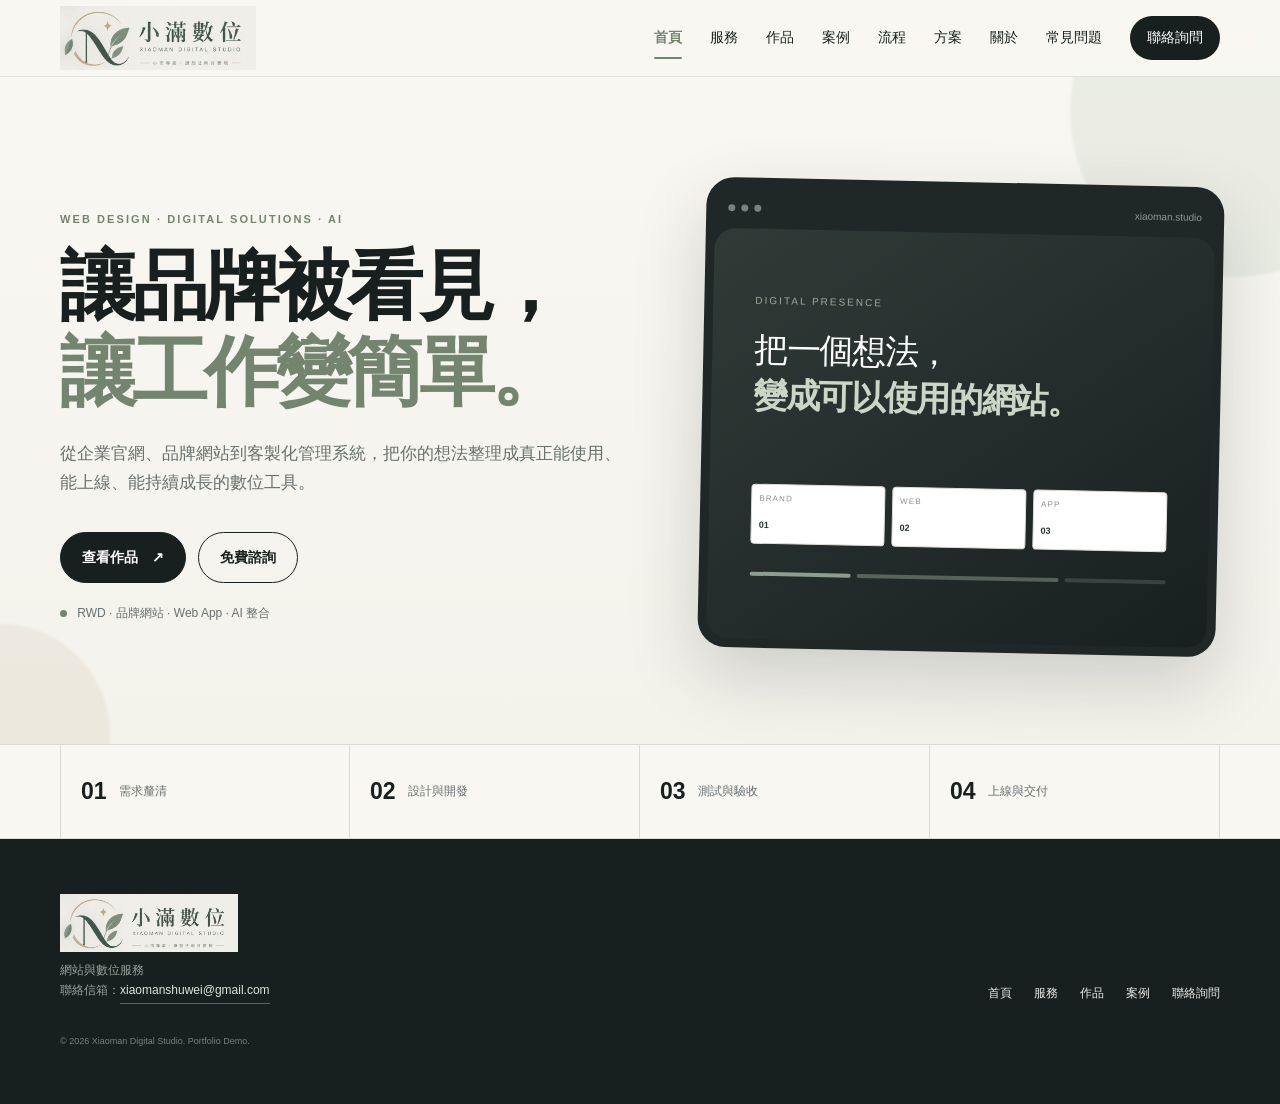
<file: index.html>
<!DOCTYPE html>
<html lang="zh-Hant">
<head>
  <meta name="robots" content="noindex">
<meta charset="utf-8"/>
<meta content="width=device-width, initial-scale=1.0" name="viewport"/>
<meta content="小滿數位｜網站與數位服務，提供企業官網、品牌網站、電商與客製管理系統。" name="description"/>
<title>首頁｜小滿數位</title>
<link href="assets/style.css" rel="stylesheet"/>
<link rel="icon" href="assets/xiaoman-mark.png"></head>
<body id="top" class="page-home">
<div class="intro-splash" aria-label="小滿數位，讓想法剛好實現" role="presentation">
  <div class="intro-splash-inner">
    <img src="assets/xiaoman-logo.png" alt="" class="intro-splash-logo"/>
    <span class="intro-splash-line"></span>
    <p>讓想法剛好實現</p>
  </div>
</div>
<header class="site-header">
<div class="container nav">
<a class="brand" href="index.html"><img alt="小滿數位 XIAOMAN DIGITAL STUDIO" class="brand-logo" src="assets/xiaoman-logo.png"/></a>
<button aria-label="開啟選單" class="menu-toggle">☰</button>
<nav class="nav-links"><a aria-current="page" class="active" href="index.html">首頁</a><a href="services.html">服務</a><a href="works.html">作品</a><a href="cases.html">案例</a><a href="process.html">流程</a><a href="pricing.html">方案</a><a href="about.html">關於</a><a href="faq.html">常見問題</a><a class="nav-cta" href="contact.html">聯絡詢問</a></nav>
</div>
</header>
<main class="page-main">
<section class="hero">
<div class="hero-glow glow-a"></div><div class="hero-glow glow-b"></div>
<div class="container hero-grid">
<div class="hero-copy">
<p class="eyebrow">WEB DESIGN · DIGITAL SOLUTIONS · AI</p>
<h1>讓品牌被看見，<br/><em>讓工作變簡單。</em></h1>
<p class="hero-text">從企業官網、品牌網站到客製化管理系統，把你的想法整理成真正能使用、能上線、能持續成長的數位工具。</p>
<div class="hero-actions">
<a class="btn btn-dark" href="works.html">查看作品 <span>↗</span></a>
<a class="btn btn-light" href="contact.html">免費諮詢</a>
</div>
<div class="hero-note"><span class="dot"></span> RWD · 品牌網站 · Web App · AI 整合</div>
</div>
<div class="hero-card">
<div class="window-bar"><span></span><span></span><span></span><b>xiaoman.studio</b></div>
<div class="dashboard">
<div class="dash-kicker">DIGITAL PRESENCE</div>
<div class="dash-title">把一個想法，<br/><strong>變成可以使用的網站。</strong></div>
<div class="mini-grid">
<div><small>BRAND</small><strong>01</strong></div>
<div><small>WEB</small><strong>02</strong></div>
<div><small>APP</small><strong>03</strong></div>
</div>
<div class="dash-line"><span></span><span></span><span></span></div>
</div>
</div>
</div>
</section>
<section class="stats">
<div class="container stat-grid">
<div><strong>01</strong><span>需求釐清</span></div>
<div><strong>02</strong><span>設計與開發</span></div>
<div><strong>03</strong><span>測試與驗收</span></div>
<div><strong>04</strong><span>上線與交付</span></div>
</div>
</section>
</main>
<footer>
<div class="container footer-inner"><div><a class="brand footer-brand" href="index.html"><img alt="小滿數位 XIAOMAN DIGITAL STUDIO" class="brand-logo" src="assets/xiaoman-logo.png"/></a><p>網站與數位服務</p><p class="footer-contact-wrap">聯絡信箱：<a class="footer-contact" href="mailto:xiaomanshuwei@gmail.com">xiaomanshuwei@gmail.com</a></p></div><div class="footer-links"><a href="index.html">首頁</a><a href="services.html">服務</a><a href="works.html">作品</a><a href="cases.html">案例</a><a href="contact.html">聯絡詢問</a></div><small>© 2026 Xiaoman Digital Studio. Portfolio Demo.</small></div>
</footer>
<script src="assets/app.js"></script>
</body>
</html>
</file>
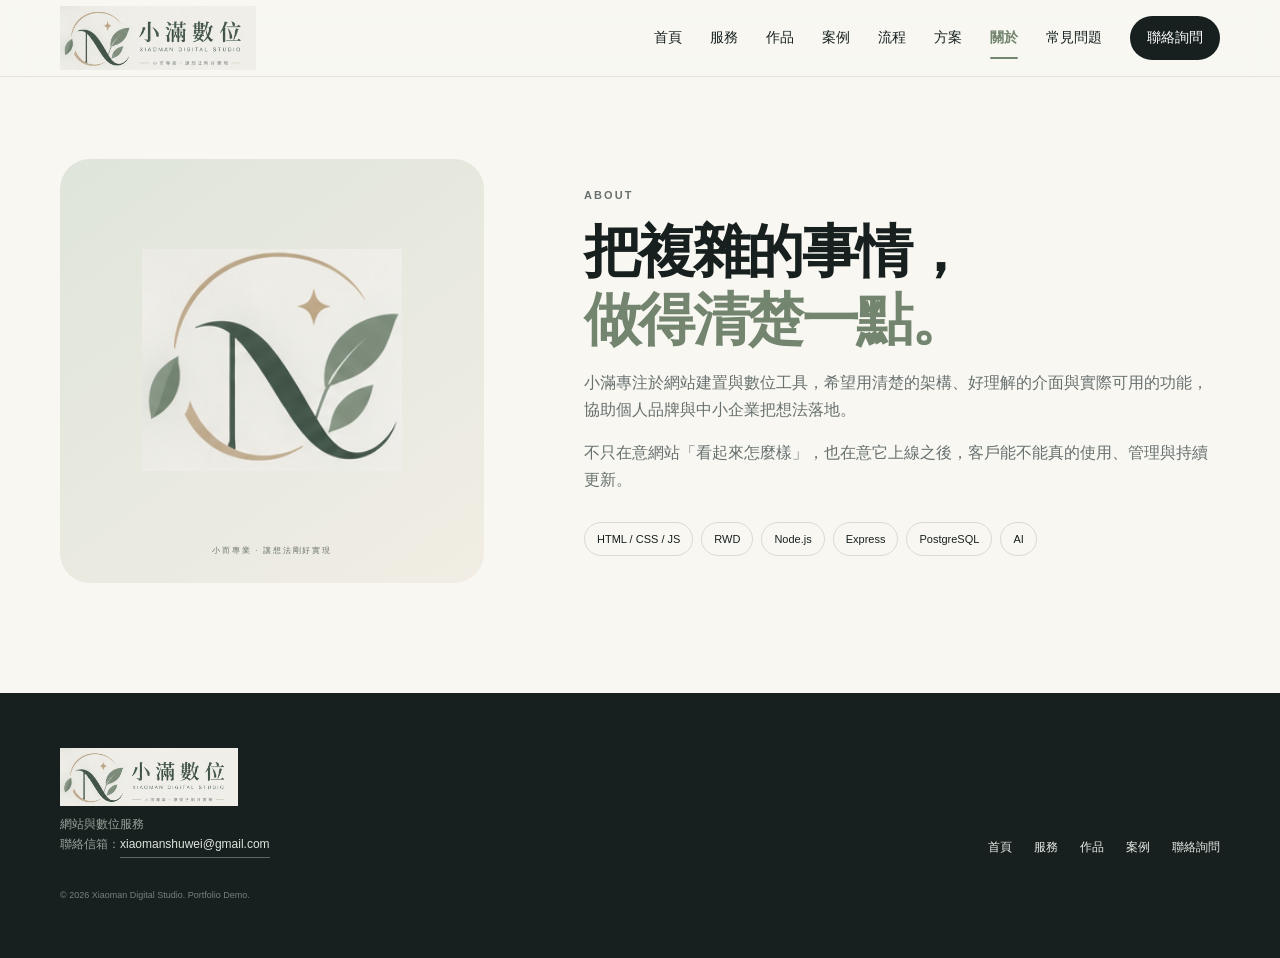
<file: about.html>
<!DOCTYPE html>
<html lang="zh-Hant">
<head>
  <meta name="robots" content="noindex">
<meta charset="utf-8"/>
<meta content="width=device-width, initial-scale=1.0" name="viewport"/>
<meta content="小滿數位｜網站與數位服務，提供企業官網、品牌網站、電商與客製管理系統。" name="description"/>
<title>關於小滿｜小滿數位</title>
<link href="assets/style.css" rel="stylesheet"/>
<link rel="icon" href="assets/xiaoman-mark.png"></head>
<body id="top" class="page-about">
<header class="site-header">
<div class="container nav">
<a class="brand" href="index.html"><img alt="小滿數位 XIAOMAN DIGITAL STUDIO" class="brand-logo" src="assets/xiaoman-logo.png"/></a>
<button aria-label="開啟選單" class="menu-toggle">☰</button>
<nav class="nav-links"><a href="index.html">首頁</a><a href="services.html">服務</a><a href="works.html">作品</a><a href="cases.html">案例</a><a href="process.html">流程</a><a href="pricing.html">方案</a><a aria-current="page" class="active" href="about.html">關於</a><a href="faq.html">常見問題</a><a class="nav-cta" href="contact.html">聯絡詢問</a></nav>
</div>
</header>
<main class="page-main">
<section class="section about" id="about">
<div class="container about-grid">
<div class="about-art"><img alt="小滿數位品牌標誌" src="assets/xiaoman-mark.png"/><small>小而專業 · 讓想法剛好實現</small></div>
<div><p class="eyebrow">ABOUT</p><h2>把複雜的事情，<br/><em>做得清楚一點。</em></h2>
<p>小滿專注於網站建置與數位工具，希望用清楚的架構、好理解的介面與實際可用的功能，協助個人品牌與中小企業把想法落地。</p>
<p>不只在意網站「看起來怎麼樣」，也在意它上線之後，客戶能不能真的使用、管理與持續更新。</p>
<div class="skill-tags"><span>HTML / CSS / JS</span><span>RWD</span><span>Node.js</span><span>Express</span><span>PostgreSQL</span><span>AI</span></div>
</div>
</div>
</section>
</main>
<footer>
<div class="container footer-inner"><div><a class="brand footer-brand" href="index.html"><img alt="小滿數位 XIAOMAN DIGITAL STUDIO" class="brand-logo" src="assets/xiaoman-logo.png"/></a><p>網站與數位服務</p><p class="footer-contact-wrap">聯絡信箱：<a class="footer-contact" href="mailto:xiaomanshuwei@gmail.com">xiaomanshuwei@gmail.com</a></p></div><div class="footer-links"><a href="index.html">首頁</a><a href="services.html">服務</a><a href="works.html">作品</a><a href="cases.html">案例</a><a href="contact.html">聯絡詢問</a></div><small>© 2026 Xiaoman Digital Studio. Portfolio Demo.</small></div>
</footer>
<script src="assets/app.js"></script>
</body>
</html>
</file>
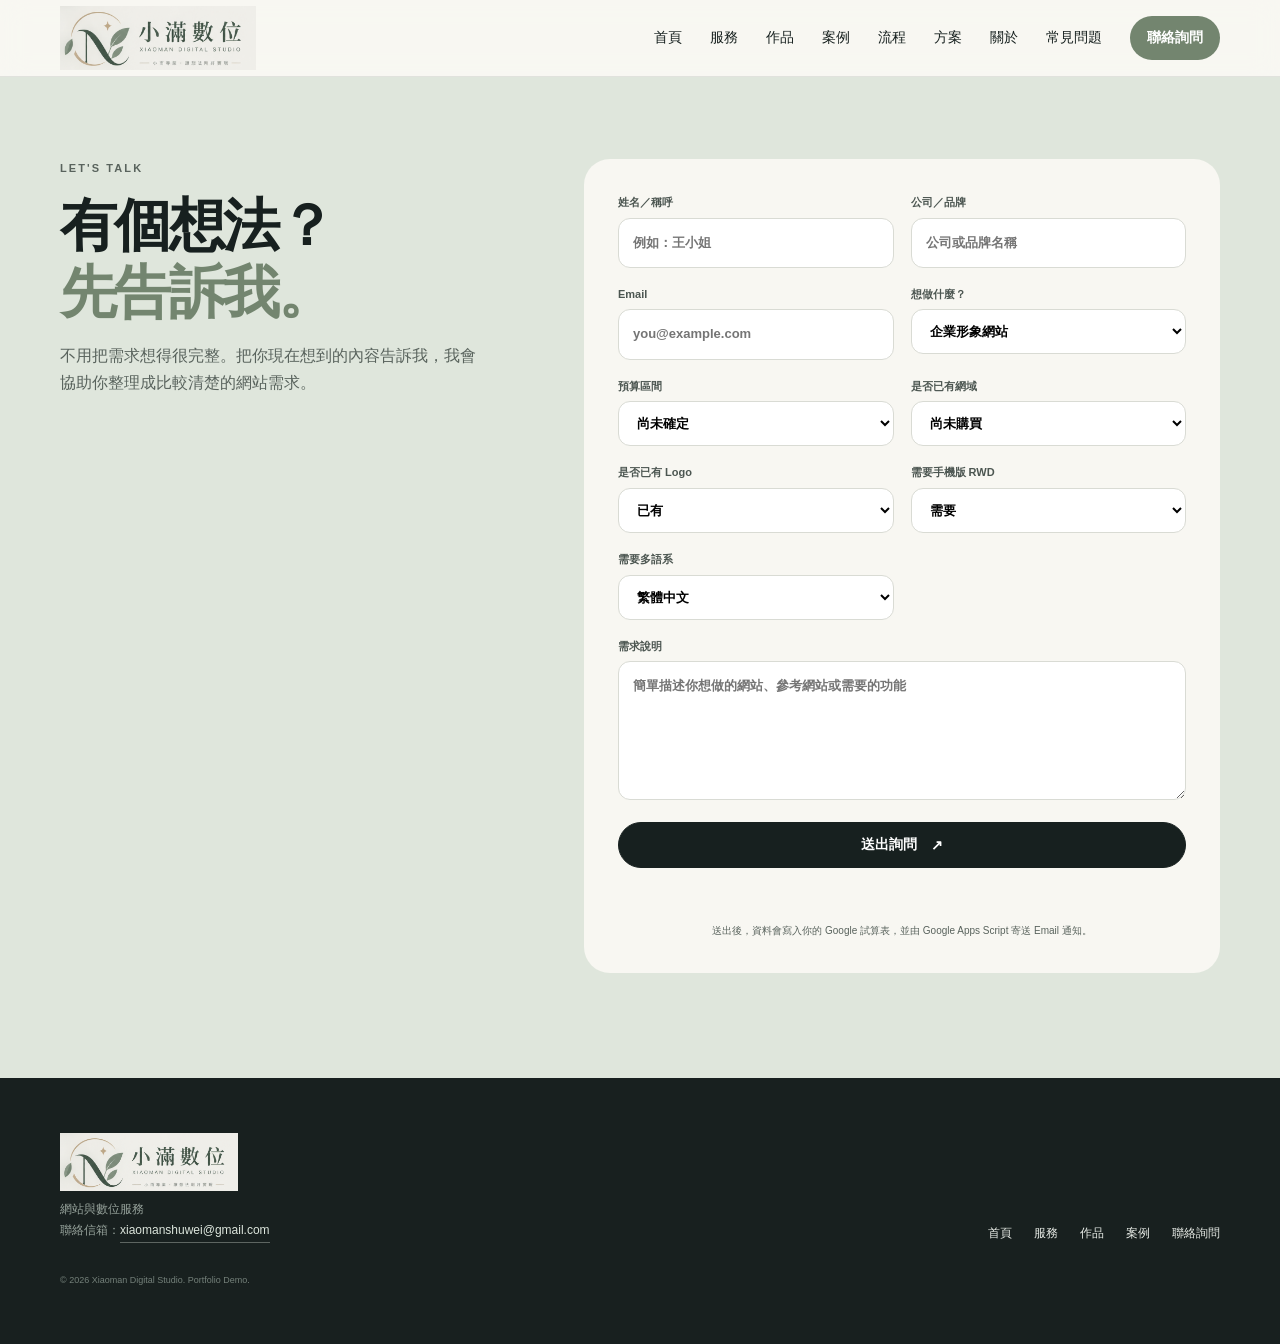
<file: contact.html>
<!DOCTYPE html>
<html lang="zh-Hant">
<head>
  <meta name="robots" content="noindex">
<meta charset="utf-8"/>
<meta content="width=device-width, initial-scale=1.0" name="viewport"/>
<meta content="小滿數位｜網站與數位服務，提供企業官網、品牌網站、電商與客製管理系統。" name="description"/>
<title>聯絡詢問｜小滿數位</title>
<link href="assets/style.css" rel="stylesheet"/>
<link rel="icon" href="assets/xiaoman-mark.png"></head>
<body id="top" class="page-contact">
<header class="site-header">
<div class="container nav">
<a class="brand" href="index.html"><img alt="小滿數位 XIAOMAN DIGITAL STUDIO" class="brand-logo" src="assets/xiaoman-logo.png"/></a>
<button aria-label="開啟選單" class="menu-toggle">☰</button>
<nav class="nav-links"><a href="index.html">首頁</a><a href="services.html">服務</a><a href="works.html">作品</a><a href="cases.html">案例</a><a href="process.html">流程</a><a href="pricing.html">方案</a><a href="about.html">關於</a><a href="faq.html">常見問題</a><a aria-current="page" class="active nav-cta" href="contact.html">聯絡詢問</a></nav>
</div>
</header>
<main class="page-main">
<section class="contact-section" id="contact">
<div class="container contact-grid">
<div><p class="eyebrow">LET'S TALK</p><h2>有個想法？<br/><em>先告訴我。</em></h2><p>不用把需求想得很完整。把你現在想到的內容告訴我，我會協助你整理成比較清楚的網站需求。</p></div>
<form class="contact-form" id="contactForm">
<label>姓名／稱呼<input name="name" placeholder="例如：王小姐" required=""/></label>
<label>公司／品牌<input name="company" placeholder="公司或品牌名稱"/></label>
<label>Email<input name="email" placeholder="you@example.com" required="" type="email"/></label>
<label>想做什麼？<select name="type"><option>企業形象網站</option><option>一頁式網站</option><option>品牌／商品網站</option><option>電商網站</option><option>客製管理系統</option><option>AI 功能整合</option><option>其他</option></select></label>
<label>預算區間<select name="budget"><option>尚未確定</option><option>NT$8,000～15,000</option><option>NT$15,000～30,000</option><option>NT$30,000～50,000</option><option>NT$50,000 以上</option></select></label>
<label>是否已有網域<select name="domain"><option>尚未購買</option><option>已有網域</option><option>不確定</option></select></label>
<label>是否已有 Logo<select name="logo"><option>已有</option><option>尚未有</option><option>不確定</option></select></label>
<label>需要手機版 RWD<select name="rwd"><option>需要</option><option>不需要</option><option>不確定</option></select></label>
<label>需要多語系<select name="languages"><option>繁體中文</option><option>繁中＋英文</option><option>繁中＋英文＋日文</option><option>其他／不確定</option></select></label>
<label>需求說明<textarea name="message" placeholder="簡單描述你想做的網站、參考網站或需要的功能" required="" rows="5"></textarea></label>
<button class="btn btn-dark full" type="submit">送出詢問 <span>↗</span></button>
<p aria-live="polite" class="form-status" id="formStatus"></p><p class="form-note">送出後，資料會寫入你的 Google 試算表，並由 Google Apps Script 寄送 Email 通知。</p>
</form>
</div>
</section>
</main>
<footer>
<div class="container footer-inner"><div><a class="brand footer-brand" href="index.html"><img alt="小滿數位 XIAOMAN DIGITAL STUDIO" class="brand-logo" src="assets/xiaoman-logo.png"/></a><p>網站與數位服務</p><p class="footer-contact-wrap">聯絡信箱：<a class="footer-contact" href="mailto:xiaomanshuwei@gmail.com">xiaomanshuwei@gmail.com</a></p></div><div class="footer-links"><a href="index.html">首頁</a><a href="services.html">服務</a><a href="works.html">作品</a><a href="cases.html">案例</a><a href="contact.html">聯絡詢問</a></div><small>© 2026 Xiaoman Digital Studio. Portfolio Demo.</small></div>
</footer>
<script src="assets/app.js"></script>
</body>
</html>
</file>
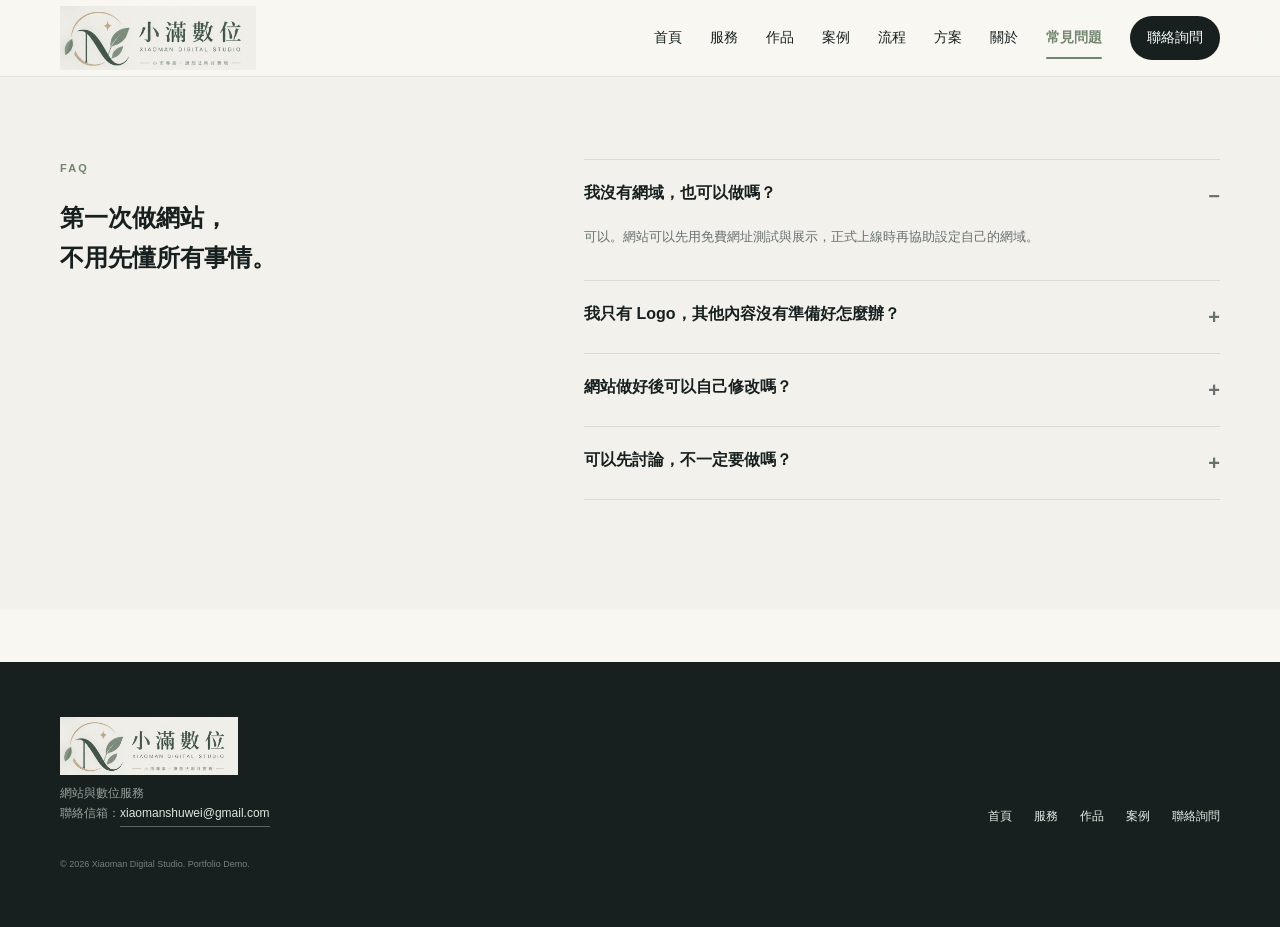
<file: faq.html>
<!DOCTYPE html>
<html lang="zh-Hant">
<head>
  <meta name="robots" content="noindex">
<meta charset="utf-8"/>
<meta content="width=device-width, initial-scale=1.0" name="viewport"/>
<meta content="小滿數位｜網站與數位服務，提供企業官網、品牌網站、電商與客製管理系統。" name="description"/>
<title>常見問題｜小滿數位</title>
<link href="assets/style.css" rel="stylesheet"/>
<link rel="icon" href="assets/xiaoman-mark.png"></head>
<body id="top" class="page-faq">
<header class="site-header">
<div class="container nav">
<a class="brand" href="index.html"><img alt="小滿數位 XIAOMAN DIGITAL STUDIO" class="brand-logo" src="assets/xiaoman-logo.png"/></a>
<button aria-label="開啟選單" class="menu-toggle">☰</button>
<nav class="nav-links"><a href="index.html">首頁</a><a href="services.html">服務</a><a href="works.html">作品</a><a href="cases.html">案例</a><a href="process.html">流程</a><a href="pricing.html">方案</a><a href="about.html">關於</a><a aria-current="page" class="active" href="faq.html">常見問題</a><a class="nav-cta" href="contact.html">聯絡詢問</a></nav>
</div>
</header>
<main class="page-main">
<section class="faq section">
<div class="container faq-grid">
<div><p class="eyebrow">FAQ</p><h2>第一次做網站，<br/>不用先懂所有事情。</h2></div>
<div class="faq-list">
<details open=""><summary>我沒有網域，也可以做嗎？</summary><p>可以。網站可以先用免費網址測試與展示，正式上線時再協助設定自己的網域。</p></details>
<details><summary>我只有 Logo，其他內容沒有準備好怎麼辦？</summary><p>可以先整理現有資料，再一起確認需要補哪些文字、圖片或商品資料。素材製作若超出網站製作範圍，會另外說明。</p></details>
<details><summary>網站做好後可以自己修改嗎？</summary><p>視網站類型而定。若需要自行管理商品、文章或訂單，可以在前期規劃後台功能。</p></details>
<details><summary>可以先討論，不一定要做嗎？</summary><p>可以。先了解需求與預算，再決定是否合作即可。</p></details>
</div>
</div>
</section>
</main>
<footer>
<div class="container footer-inner"><div><a class="brand footer-brand" href="index.html"><img alt="小滿數位 XIAOMAN DIGITAL STUDIO" class="brand-logo" src="assets/xiaoman-logo.png"/></a><p>網站與數位服務</p><p class="footer-contact-wrap">聯絡信箱：<a class="footer-contact" href="mailto:xiaomanshuwei@gmail.com">xiaomanshuwei@gmail.com</a></p></div><div class="footer-links"><a href="index.html">首頁</a><a href="services.html">服務</a><a href="works.html">作品</a><a href="cases.html">案例</a><a href="contact.html">聯絡詢問</a></div><small>© 2026 Xiaoman Digital Studio. Portfolio Demo.</small></div>
</footer>
<script src="assets/app.js"></script>
</body>
</html>
</file>
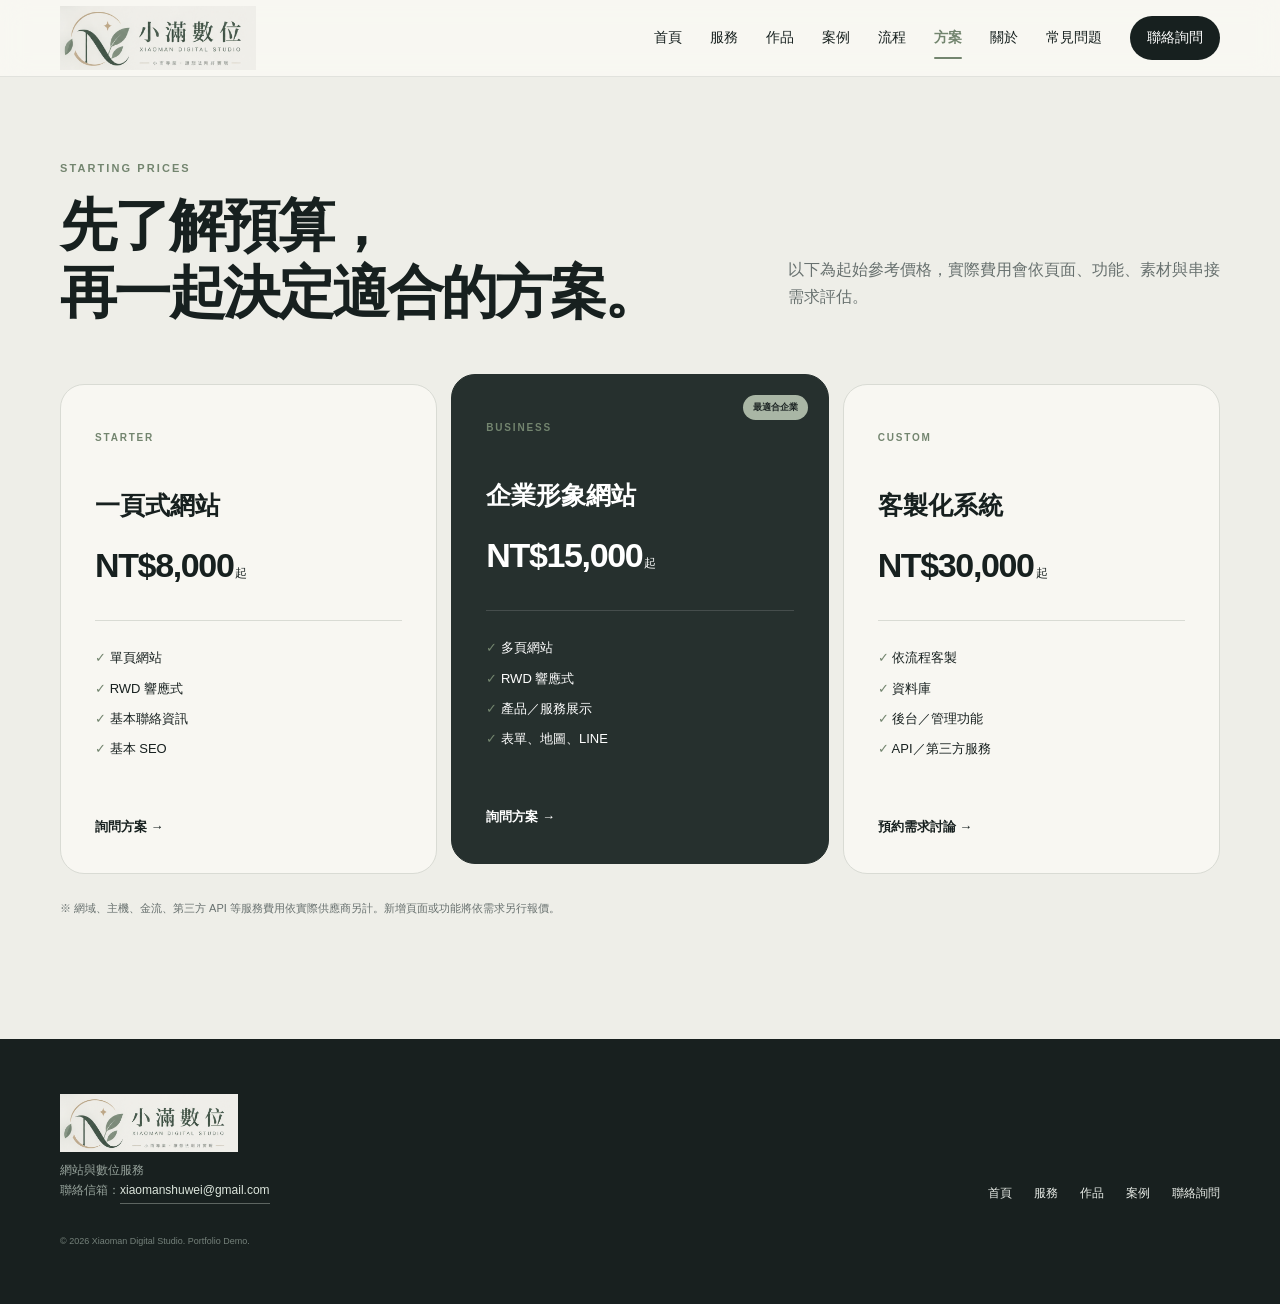
<file: pricing.html>
<!DOCTYPE html>
<html lang="zh-Hant">
<head>
  <meta name="robots" content="noindex">
<meta charset="utf-8"/>
<meta content="width=device-width, initial-scale=1.0" name="viewport"/>
<meta content="小滿數位｜網站與數位服務，提供企業官網、品牌網站、電商與客製管理系統。" name="description"/>
<title>服務方案｜小滿數位</title>
<link href="assets/style.css" rel="stylesheet"/>
<link rel="icon" href="assets/xiaoman-mark.png"></head>
<body id="top" class="page-pricing">
<header class="site-header">
<div class="container nav">
<a class="brand" href="index.html"><img alt="小滿數位 XIAOMAN DIGITAL STUDIO" class="brand-logo" src="assets/xiaoman-logo.png"/></a>
<button aria-label="開啟選單" class="menu-toggle">☰</button>
<nav class="nav-links"><a href="index.html">首頁</a><a href="services.html">服務</a><a href="works.html">作品</a><a href="cases.html">案例</a><a href="process.html">流程</a><a aria-current="page" class="active" href="pricing.html">方案</a><a href="about.html">關於</a><a href="faq.html">常見問題</a><a class="nav-cta" href="contact.html">聯絡詢問</a></nav>
</div>
</header>
<main class="page-main">
<section class="section section-soft" id="pricing">
<div class="container">
<div class="section-head"><div><p class="eyebrow">STARTING PRICES</p><h2>先了解預算，<br/>再一起決定適合的方案。</h2></div><p>以下為起始參考價格，實際費用會依頁面、功能、素材與串接需求評估。</p></div>
<div class="price-grid">
<article class="price-card"><p>STARTER</p><h3>一頁式網站</h3><div class="price">NT$8,000<span> 起</span></div><ul><li>單頁網站</li><li>RWD 響應式</li><li>基本聯絡資訊</li><li>基本 SEO</li></ul><a href="contact.html">詢問方案 →</a></article>
<article class="price-card popular"><div class="tag">最適合企業</div><p>BUSINESS</p><h3>企業形象網站</h3><div class="price">NT$15,000<span> 起</span></div><ul><li>多頁網站</li><li>RWD 響應式</li><li>產品／服務展示</li><li>表單、地圖、LINE</li></ul><a href="contact.html">詢問方案 →</a></article>
<article class="price-card"><p>CUSTOM</p><h3>客製化系統</h3><div class="price">NT$30,000<span> 起</span></div><ul><li>依流程客製</li><li>資料庫</li><li>後台／管理功能</li><li>API／第三方服務</li></ul><a href="contact.html">預約需求討論 →</a></article>
</div>
<p class="price-note">※ 網域、主機、金流、第三方 API 等服務費用依實際供應商另計。新增頁面或功能將依需求另行報價。</p>
</div>
</section>
</main>
<footer>
<div class="container footer-inner"><div><a class="brand footer-brand" href="index.html"><img alt="小滿數位 XIAOMAN DIGITAL STUDIO" class="brand-logo" src="assets/xiaoman-logo.png"/></a><p>網站與數位服務</p><p class="footer-contact-wrap">聯絡信箱：<a class="footer-contact" href="mailto:xiaomanshuwei@gmail.com">xiaomanshuwei@gmail.com</a></p></div><div class="footer-links"><a href="index.html">首頁</a><a href="services.html">服務</a><a href="works.html">作品</a><a href="cases.html">案例</a><a href="contact.html">聯絡詢問</a></div><small>© 2026 Xiaoman Digital Studio. Portfolio Demo.</small></div>
</footer>
<script src="assets/app.js"></script>
</body>
</html>
</file>
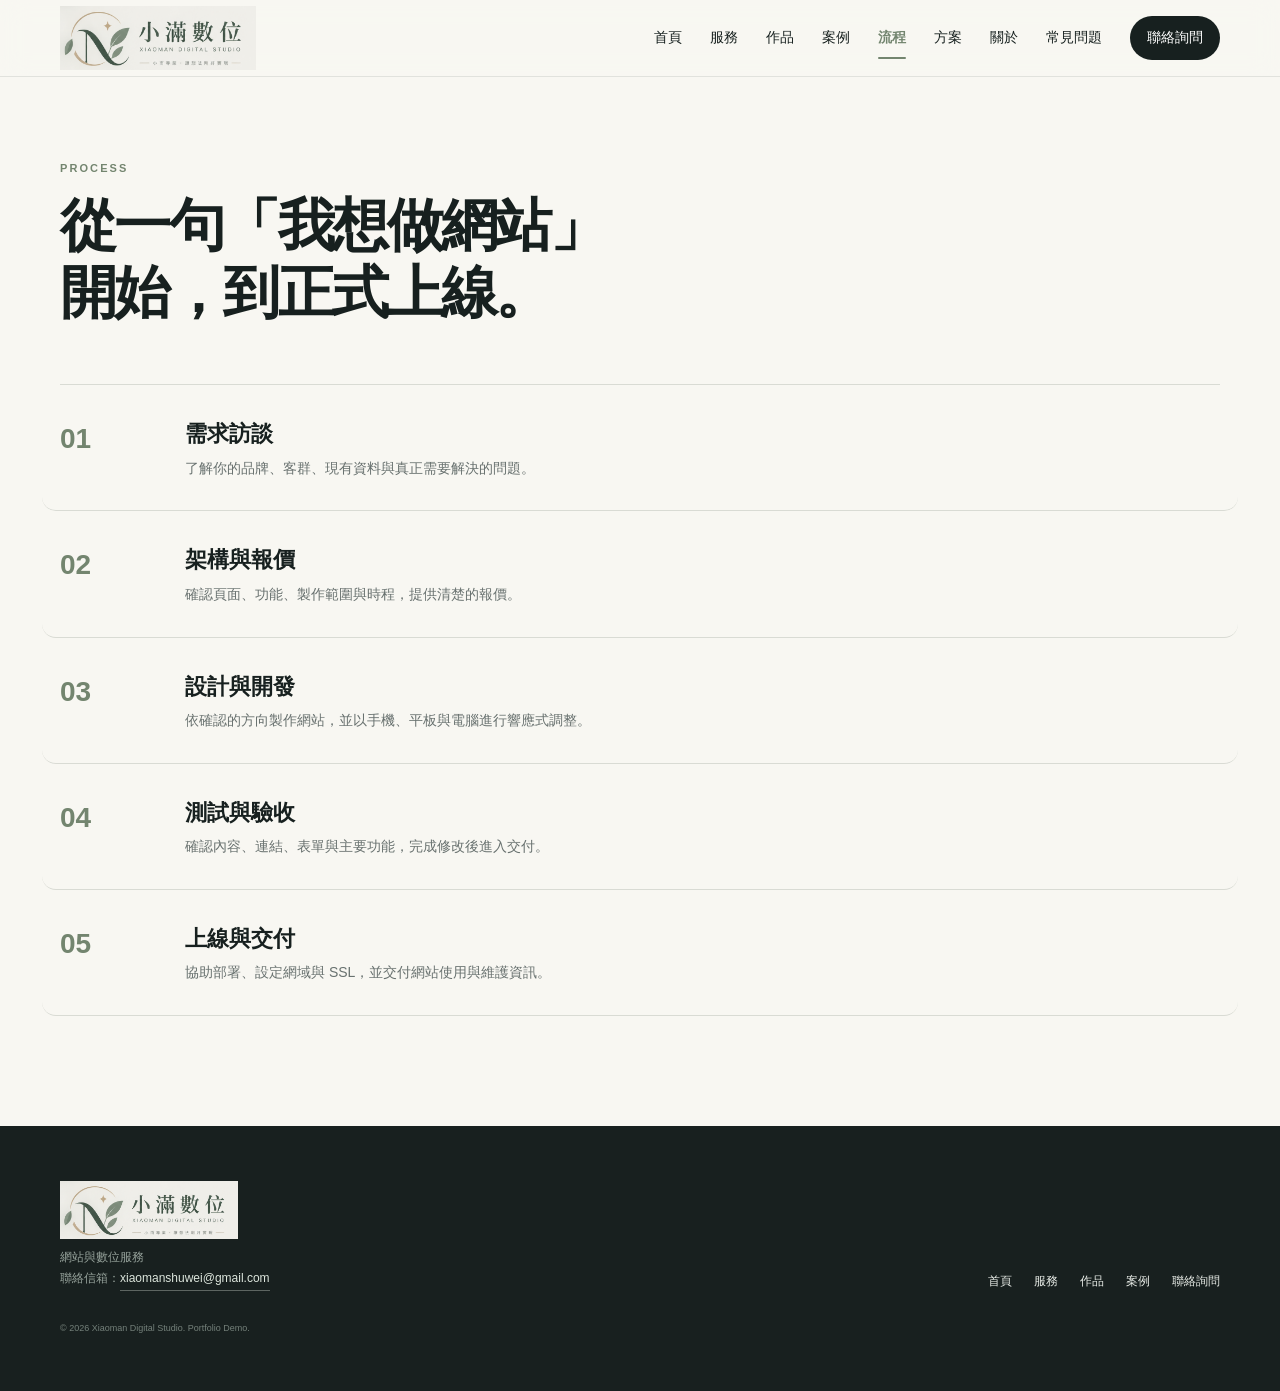
<file: process.html>
<!DOCTYPE html>
<html lang="zh-Hant">
<head>
  <meta name="robots" content="noindex">
<meta charset="utf-8"/>
<meta content="width=device-width, initial-scale=1.0" name="viewport"/>
<meta content="小滿數位｜網站與數位服務，提供企業官網、品牌網站、電商與客製管理系統。" name="description"/>
<title>合作流程｜小滿數位</title>
<link href="assets/style.css" rel="stylesheet"/>
<link rel="icon" href="assets/xiaoman-mark.png"></head>
<body id="top" class="page-process">
<header class="site-header">
<div class="container nav">
<a class="brand" href="index.html"><img alt="小滿數位 XIAOMAN DIGITAL STUDIO" class="brand-logo" src="assets/xiaoman-logo.png"/></a>
<button aria-label="開啟選單" class="menu-toggle">☰</button>
<nav class="nav-links"><a href="index.html">首頁</a><a href="services.html">服務</a><a href="works.html">作品</a><a href="cases.html">案例</a><a aria-current="page" class="active" href="process.html">流程</a><a href="pricing.html">方案</a><a href="about.html">關於</a><a href="faq.html">常見問題</a><a class="nav-cta" href="contact.html">聯絡詢問</a></nav>
</div>
</header>
<main class="page-main">
<section class="section" id="process">
<div class="container">
<div class="section-head"><div><p class="eyebrow">PROCESS</p><h2>從一句「我想做網站」<br/>開始，到正式上線。</h2></div></div>
<div class="process-list">
<div class="process-item"><b>01</b><div><h3>需求訪談</h3><p>了解你的品牌、客群、現有資料與真正需要解決的問題。</p></div></div>
<div class="process-item"><b>02</b><div><h3>架構與報價</h3><p>確認頁面、功能、製作範圍與時程，提供清楚的報價。</p></div></div>
<div class="process-item"><b>03</b><div><h3>設計與開發</h3><p>依確認的方向製作網站，並以手機、平板與電腦進行響應式調整。</p></div></div>
<div class="process-item"><b>04</b><div><h3>測試與驗收</h3><p>確認內容、連結、表單與主要功能，完成修改後進入交付。</p></div></div>
<div class="process-item"><b>05</b><div><h3>上線與交付</h3><p>協助部署、設定網域與 SSL，並交付網站使用與維護資訊。</p></div></div>
</div>
</div>
</section>
</main>
<footer>
<div class="container footer-inner"><div><a class="brand footer-brand" href="index.html"><img alt="小滿數位 XIAOMAN DIGITAL STUDIO" class="brand-logo" src="assets/xiaoman-logo.png"/></a><p>網站與數位服務</p><p class="footer-contact-wrap">聯絡信箱：<a class="footer-contact" href="mailto:xiaomanshuwei@gmail.com">xiaomanshuwei@gmail.com</a></p></div><div class="footer-links"><a href="index.html">首頁</a><a href="services.html">服務</a><a href="works.html">作品</a><a href="cases.html">案例</a><a href="contact.html">聯絡詢問</a></div><small>© 2026 Xiaoman Digital Studio. Portfolio Demo.</small></div>
</footer>
<script src="assets/app.js"></script>
</body>
</html>
</file>
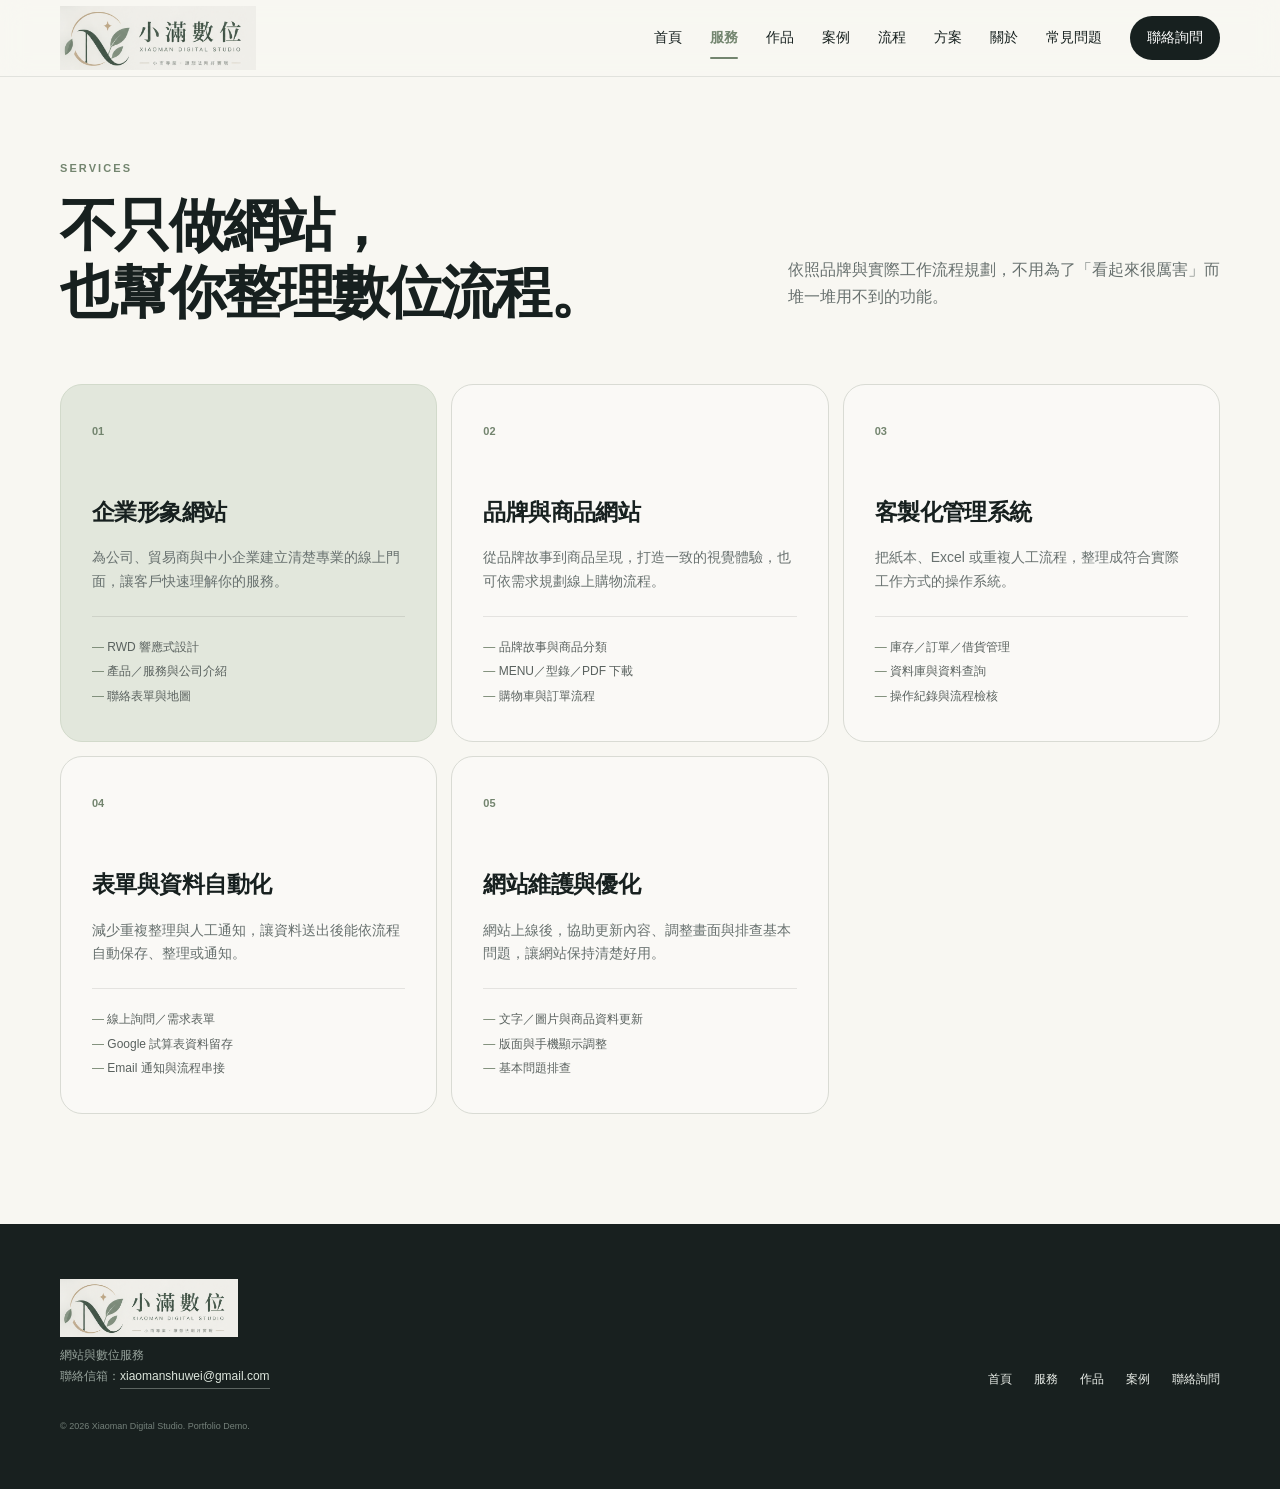
<file: services.html>
<!DOCTYPE html>
<html lang="zh-Hant">
<head>
  <meta name="robots" content="noindex">
<meta charset="utf-8"/>
<meta content="width=device-width, initial-scale=1.0" name="viewport"/>
<meta content="小滿數位｜網站與數位服務，提供企業官網、品牌網站、電商與客製管理系統。" name="description"/>
<title>服務項目｜小滿數位</title>
<link href="assets/style.css" rel="stylesheet"/>
<link rel="icon" href="assets/xiaoman-mark.png"></head>
<body id="top" class="page-services">
<header class="site-header">
<div class="container nav">
<a class="brand" href="index.html"><img alt="小滿數位 XIAOMAN DIGITAL STUDIO" class="brand-logo" src="assets/xiaoman-logo.png"/></a>
<button aria-label="開啟選單" class="menu-toggle">☰</button>
<nav class="nav-links"><a href="index.html">首頁</a><a aria-current="page" class="active" href="services.html">服務</a><a href="works.html">作品</a><a href="cases.html">案例</a><a href="process.html">流程</a><a href="pricing.html">方案</a><a href="about.html">關於</a><a href="faq.html">常見問題</a><a class="nav-cta" href="contact.html">聯絡詢問</a></nav>
</div>
</header>
<main class="page-main">
<section class="section" id="services">
<div class="container">
<div class="section-head">
<div><p class="eyebrow">SERVICES</p><h2>不只做網站，<br/>也幫你整理數位流程。</h2></div>
<p>依照品牌與實際工作流程規劃，不用為了「看起來很厲害」而堆一堆用不到的功能。</p>
</div>
<div class="service-grid">
<article class="service-card featured"><span class="service-no">01</span><h3>企業形象網站</h3><p>為公司、貿易商與中小企業建立清楚專業的線上門面，讓客戶快速理解你的服務。</p><ul><li>RWD 響應式設計</li><li>產品／服務與公司介紹</li><li>聯絡表單與地圖</li></ul></article>
<article class="service-card"><span class="service-no">02</span><h3>品牌與商品網站</h3><p>從品牌故事到商品呈現，打造一致的視覺體驗，也可依需求規劃線上購物流程。</p><ul><li>品牌故事與商品分類</li><li>MENU／型錄／PDF 下載</li><li>購物車與訂單流程</li></ul></article>
<article class="service-card"><span class="service-no">03</span><h3>客製化管理系統</h3><p>把紙本、Excel 或重複人工流程，整理成符合實際工作方式的操作系統。</p><ul><li>庫存／訂單／借貨管理</li><li>資料庫與資料查詢</li><li>操作紀錄與流程檢核</li></ul></article>
<article class="service-card"><span class="service-no">04</span><h3>表單與資料自動化</h3><p>減少重複整理與人工通知，讓資料送出後能依流程自動保存、整理或通知。</p><ul><li>線上詢問／需求表單</li><li>Google 試算表資料留存</li><li>Email 通知與流程串接</li></ul></article>
<article class="service-card"><span class="service-no">05</span><h3>網站維護與優化</h3><p>網站上線後，協助更新內容、調整畫面與排查基本問題，讓網站保持清楚好用。</p><ul><li>文字／圖片與商品資料更新</li><li>版面與手機顯示調整</li><li>基本問題排查</li></ul></article>
</div>
</div>
</section>
</main>
<footer>
<div class="container footer-inner"><div><a class="brand footer-brand" href="index.html"><img alt="小滿數位 XIAOMAN DIGITAL STUDIO" class="brand-logo" src="assets/xiaoman-logo.png"/></a><p>網站與數位服務</p><p class="footer-contact-wrap">聯絡信箱：<a class="footer-contact" href="mailto:xiaomanshuwei@gmail.com">xiaomanshuwei@gmail.com</a></p></div><div class="footer-links"><a href="index.html">首頁</a><a href="services.html">服務</a><a href="works.html">作品</a><a href="cases.html">案例</a><a href="contact.html">聯絡詢問</a></div><small>© 2026 Xiaoman Digital Studio. Portfolio Demo.</small></div>
</footer>
<script src="assets/app.js"></script>
</body>
</html>
</file>
<file: assets/style.css>
:root{
  --ink:#17201f;--muted:#68716f;--paper:#f8f7f2;--soft:#eeeee8;--line:#d9dbd4;
  --accent:#a6b59e;--accent-dark:#73856f;--white:#fff;--radius:22px;
}
*{box-sizing:border-box}html{scroll-behavior:smooth}body{margin:0;background:var(--paper);color:var(--ink);font-family:Inter,"Noto Sans TC","PingFang TC","Microsoft JhengHei",sans-serif;line-height:1.7}
a{text-decoration:none;color:inherit}.container{width:min(1160px,calc(100% - 40px));margin:auto}.site-header{position:sticky;top:0;z-index:20;background:rgba(248,247,242,.88);backdrop-filter:blur(14px);border-bottom:1px solid rgba(217,219,212,.7)}
.nav{height:76px;display:flex;align-items:center;justify-content:space-between}.brand{display:flex;align-items:center;gap:11px;font-weight:800;letter-spacing:.03em}.brand-mark{display:grid;place-items:center;width:36px;height:36px;border-radius:12px;background:var(--ink);color:var(--paper);font-family:serif;font-size:19px}.brand-sub{display:block;font-size:8px;letter-spacing:.18em;color:var(--muted);font-weight:600;margin-top:-3px}.nav-links{display:flex;align-items:center;gap:28px;font-size:14px}.nav-links a{transition:.2s}.nav-links a:hover{opacity:.55}.nav-cta{padding:10px 17px;border-radius:999px;background:var(--ink);color:white}.menu-toggle{display:none;border:0;background:none;font-size:25px}
.hero{position:relative;overflow:hidden;padding:105px 0 92px;background:linear-gradient(180deg,#f8f7f2 0%,#f3f2eb 100%)}.hero-grid{display:grid;grid-template-columns:1.05fr .95fr;gap:70px;align-items:center}.eyebrow{font-size:11px;letter-spacing:.19em;font-weight:800;color:var(--accent-dark);margin:0 0 14px}.hero h1{font-size:clamp(44px,6vw,76px);line-height:1.13;letter-spacing:-.055em;margin:0 0 25px;font-weight:800}.hero h1 em,.about h2 em,.contact-section h2 em{font-style:normal;color:var(--accent-dark)}.hero-text{max-width:620px;color:var(--muted);font-size:17px}.hero-actions{display:flex;gap:12px;margin:34px 0 20px}.btn{display:inline-flex;align-items:center;justify-content:center;gap:14px;padding:13px 21px;border-radius:999px;font-weight:700;font-size:14px;border:1px solid var(--ink);transition:.2s}.btn-dark{background:var(--ink);color:white}.btn-dark:hover{transform:translateY(-2px)}.btn-light{background:transparent}.hero-note{font-size:12px;color:var(--muted)}.dot{display:inline-block;width:7px;height:7px;background:var(--accent-dark);border-radius:50%;margin-right:7px}.hero-card{background:#202827;border-radius:28px;padding:9px;box-shadow:0 28px 70px rgba(32,40,39,.18);transform:rotate(1.2deg)}.window-bar{height:42px;display:flex;align-items:center;gap:6px;padding:0 13px;color:#8e9994;font-size:10px}.window-bar span{width:7px;height:7px;border-radius:50%;background:#78817e}.window-bar b{margin-left:auto;font-weight:500}.dashboard{min-height:410px;border-radius:21px;background:linear-gradient(145deg,#303b38,#18201f);padding:42px;display:flex;flex-direction:column;justify-content:center;color:white}.dash-kicker{font-size:10px;letter-spacing:.2em;color:#9cab9f}.dash-title{font-size:34px;line-height:1.35;margin:18px 0 55px;letter-spacing:-.04em}.dash-title strong{color:#cbd6c7}.mini-grid{display:grid;grid-template-columns:repeat(3,1fr);gap:10px}.mini-grid div{border:1px solid rgba(255,255,255,.14);padding:16px;border-radius:14px;background:rgba(255,255,255,.035)}.mini-grid small{display:block;font-size:8px;color:#98a39e;letter-spacing:.14em}.mini-grid strong{font-size:22px}.dash-line{display:flex;gap:6px;margin-top:28px}.dash-line span{height:4px;background:#8d9e8c;border-radius:5px;flex:1}.dash-line span:nth-child(2){flex:2;opacity:.5}.dash-line span:nth-child(3){opacity:.25}.hero-glow{position:absolute;border-radius:50%;filter:blur(1px);opacity:.45}.glow-a{width:330px;height:330px;background:#dbe2d4;right:-120px;top:-130px}.glow-b{width:220px;height:220px;background:#e4ddd0;left:-110px;bottom:-100px}
.stats{border-top:1px solid var(--line);border-bottom:1px solid var(--line)}.stat-grid{display:grid;grid-template-columns:repeat(4,1fr)}.stat-grid div{padding:27px 20px;border-right:1px solid var(--line);display:flex;gap:12px;align-items:center}.stat-grid div:first-child{border-left:1px solid var(--line)}.stat-grid strong{font-size:23px}.stat-grid span{font-size:12px;color:var(--muted)}
.section{padding:110px 0}.section-head{display:grid;grid-template-columns:1.2fr .8fr;gap:80px;align-items:end;margin-bottom:58px}.section-head h2,.about h2,.contact-section h2{font-size:clamp(36px,4.5vw,57px);line-height:1.18;letter-spacing:-.045em;margin:0}.section-head>p{color:var(--muted);max-width:450px}.service-grid{display:grid;grid-template-columns:repeat(3,1fr);gap:14px}.service-card{padding:31px;border:1px solid var(--line);border-radius:var(--radius);min-height:325px;background:rgba(255,255,255,.25);transition:.25s}.service-card:hover{transform:translateY(-5px);background:white}.service-card.featured{background:#e2e7dc;border-color:#d2dacb}.service-no{font-size:11px;color:var(--accent-dark);font-weight:800}.service-card h3{font-size:23px;margin:50px 0 10px;letter-spacing:-.025em}.service-card p{color:var(--muted);font-size:14px}.service-card ul{list-style:none;padding:0;margin:22px 0 0;border-top:1px solid rgba(0,0,0,.09);padding-top:16px;font-size:12px;color:#59615e}.service-card li{margin:4px 0}.service-card li:before{content:"— ";color:var(--accent-dark)}
.section-dark{background:#1d2524;color:white}.section-head.light p,.light .eyebrow{color:#a9b6ab}.work-grid{display:grid;grid-template-columns:1.2fr .8fr;gap:16px}.work-card{border-radius:24px;overflow:hidden;background:#28312f;border:1px solid rgba(255,255,255,.09)}.work-large{grid-row:span 2}.work-visual{min-height:245px;display:flex;flex-direction:column;justify-content:center;align-items:center;position:relative;overflow:hidden}.work-large .work-visual{min-height:480px}.work-visual span{font-size:40px;letter-spacing:.08em;font-weight:800;z-index:1}.work-visual small{font-size:9px;letter-spacing:.2em;opacity:.7;z-index:1}.visual-yofeng{background:radial-gradient(circle at 50% 30%,#566862,#202927 60%)}.visual-bread{background:linear-gradient(135deg,#9e8067,#453a32)}.visual-bread span{font-family:serif}.visual-inventory{background:linear-gradient(135deg,#526765,#232d2b)}.work-info{padding:22px 24px}.work-info p{font-size:9px;letter-spacing:.16em;color:#a7b3ad;margin:0}.work-info h3{margin:6px 0;font-size:22px}.work-info span{font-size:12px;color:#aab3af}
.process-list{border-top:1px solid var(--line)}.process-item{display:grid;grid-template-columns:90px 1fr;gap:35px;padding:30px 0;border-bottom:1px solid var(--line)}.process-item>b{font-size:28px;color:var(--accent-dark)}.process-item h3{margin:0;font-size:22px}.process-item p{margin:4px 0 0;color:var(--muted);font-size:14px}
.section-soft{background:#eeeee8}.price-grid{display:grid;grid-template-columns:repeat(3,1fr);gap:14px}.price-card{position:relative;background:#f8f7f2;border:1px solid var(--line);border-radius:24px;padding:34px}.price-card.popular{background:#26302e;color:white;border-color:#26302e;transform:translateY(-10px)}.price-card .tag{position:absolute;right:20px;top:20px;background:#a9b6a5;color:#1d2524;border-radius:999px;padding:5px 10px;font-size:9px;font-weight:800}.price-card p{font-size:10px;letter-spacing:.18em;font-weight:800;color:var(--accent-dark)}.price-card h3{font-size:25px;margin:38px 0 10px}.price{font-size:34px;font-weight:800;letter-spacing:-.04em}.price span{font-size:12px;font-weight:500}.price-card ul{padding:18px 0;border-top:1px solid var(--line);list-style:none;margin:26px 0}.popular ul{border-color:rgba(255,255,255,.14)}.price-card li{font-size:13px;margin:8px 0}.price-card li:before{content:"✓ ";color:var(--accent-dark)}.price-card a{font-weight:800;font-size:13px}.price-note{font-size:11px;color:var(--muted);margin-top:25px}
.about-grid{display:grid;grid-template-columns:.8fr 1.2fr;gap:100px;align-items:center}.about-art{aspect-ratio:1;border-radius:30px;background:linear-gradient(145deg,#dfe5da,#f1ede4);display:grid;place-items:center;position:relative}.about-art span{font-family:Georgia,serif;font-size:150px;color:#5f715e}.about-art small{position:absolute;bottom:25px;letter-spacing:.2em;font-size:8px;color:#6d776f}.about p{color:var(--muted);max-width:650px}.skill-tags{display:flex;flex-wrap:wrap;gap:8px;margin-top:28px}.skill-tags span{border:1px solid var(--line);border-radius:999px;padding:7px 12px;font-size:11px}
.faq{background:#f2f1eb}.faq-grid{display:grid;grid-template-columns:.8fr 1.2fr;gap:100px}.faq-list details{border-top:1px solid var(--line);padding:19px 0}.faq-list details:last-child{border-bottom:1px solid var(--line)}summary{cursor:pointer;font-weight:700;list-style:none;display:flex;justify-content:space-between}summary:after{content:"+";font-size:20px;color:var(--muted)}details[open] summary:after{content:"−"}.faq-list p{color:var(--muted);font-size:13px;max-width:700px}
.contact-section{background:#dfe6dc;padding:105px 0}.contact-grid{display:grid;grid-template-columns:.8fr 1.2fr;gap:100px}.contact-section p{color:#59635d}.contact-form{background:#f8f7f2;border-radius:26px;padding:34px;display:grid;grid-template-columns:1fr 1fr;gap:17px}.contact-form label{font-size:11px;font-weight:800;color:#4c5651}.contact-form label:last-of-type{grid-column:1/-1}.contact-form input,.contact-form select,.contact-form textarea{width:100%;margin-top:6px;padding:13px 14px;border:1px solid var(--line);border-radius:12px;background:white;font:inherit;font-size:13px;outline:none}.contact-form input:focus,.contact-form select:focus,.contact-form textarea:focus{border-color:#83947f}.full{grid-column:1/-1;width:100%;cursor:pointer}.form-note{grid-column:1/-1;font-size:10px!important;margin:0;text-align:center}
footer{background:#18201f;color:#e8ece7;padding:55px 0}.footer-inner{display:grid;grid-template-columns:1fr auto;gap:30px;align-items:end}.footer-brand{margin-bottom:8px}.footer-inner p{margin:0;color:#96a29b;font-size:12px}.footer-links{display:flex;gap:22px;font-size:12px}.footer-inner small{grid-column:1/-1;color:#74807a;font-size:9px}
@media(max-width:900px){.hero-grid,.about-grid,.faq-grid,.contact-grid{grid-template-columns:1fr;gap:45px}.hero-card{max-width:650px;margin:auto}.section-head{grid-template-columns:1fr;gap:18px}.service-grid,.price-grid{grid-template-columns:1fr 1fr}.work-grid{grid-template-columns:1fr}.work-large{grid-row:auto}.work-large .work-visual{min-height:350px}.nav-links{gap:16px}}
@media(max-width:680px){.container{width:min(100% - 28px,1160px)}.nav{height:68px}.nav-links{display:none;position:absolute;top:68px;left:0;right:0;background:var(--paper);padding:20px 14px;flex-direction:column;align-items:stretch;border-bottom:1px solid var(--line)}.nav-links.open{display:flex}.nav-cta{text-align:center}.menu-toggle{display:block}.hero{padding:70px 0}.hero h1{font-size:45px}.dashboard{min-height:330px;padding:28px}.dash-title{font-size:27px;margin-bottom:35px}.stat-grid{grid-template-columns:1fr 1fr}.stat-grid div{border-bottom:1px solid var(--line)}.service-grid,.price-grid{grid-template-columns:1fr}.price-card.popular{transform:none}.section{padding:75px 0}.work-large .work-visual{min-height:300px}.process-item{grid-template-columns:55px 1fr;gap:15px}.contact-form{grid-template-columns:1fr;padding:22px}.contact-form label,.full,.form-note{grid-column:1/-1}.footer-inner{grid-template-columns:1fr}.footer-links{order:3}.footer-inner small{grid-column:auto}}

.case-link{display:inline-block;margin-top:15px;font-size:11px;font-weight:800;color:#b9c8bb;letter-spacing:.03em}.work-card:hover .case-link{text-decoration:underline}
.case-section{background:#f8f7f2}.case-list{border-top:1px solid var(--line)}.case-detail{display:grid;grid-template-columns:110px 1fr;gap:55px;padding:55px 0;border-bottom:1px solid var(--line)}.case-number{font-size:12px;letter-spacing:.12em;color:var(--accent-dark);font-weight:800}.case-content{max-width:850px}.case-content h3{font-size:clamp(32px,4vw,48px);line-height:1.15;letter-spacing:-.04em;margin:0 0 15px}.case-content>p:not(.eyebrow){color:var(--muted);max-width:720px}.case-meta{display:flex;flex-wrap:wrap;gap:8px;margin:25px 0}.case-meta span{border:1px solid var(--line);padding:7px 11px;border-radius:999px;font-size:10px;background:white}.case-result{display:flex;gap:20px;border-left:3px solid var(--accent);padding:12px 16px;background:#eeeee8;font-size:12px}.case-result b{min-width:40px}
@media(max-width:680px){.case-detail{grid-template-columns:1fr;gap:14px;padding:38px 0}.case-result{display:block}.case-result b{display:block;margin-bottom:4px}}

.form-status{grid-column:1/-1;margin:0;text-align:center;font-size:12px;font-weight:700;min-height:20px}.form-status.success{color:#4e7055}.form-status.error{color:#9b5c52}.contact-form button:disabled{opacity:.55;cursor:wait}

.work-visual.visual-image{overflow:hidden;padding:0}.work-visual.visual-image img{width:100%;height:100%;object-fit:cover;display:block;transition:transform .6s ease}.work-card:hover .visual-image img{transform:scale(1.025)}
.inventory-preview{padding:22px;background:#101311;display:flex;align-items:center;justify-content:center;overflow:hidden}.mini-browser{width:92%;background:#f7f7f3;border-radius:8px;overflow:hidden;box-shadow:0 16px 35px rgba(0,0,0,.28);font-size:8px}.mini-top{height:25px;background:#e8e7e1;display:flex;align-items:center;gap:5px;padding:0 8px;color:#4b514c;font-size:7px}.mini-top i{width:5px;height:5px;border-radius:50%;background:#b9bbb6;display:block}.mini-top i:first-of-type{margin-left:auto}.mini-body{padding:10px}.mini-tabs{display:flex;gap:7px;border-bottom:1px solid #d9dad4;padding-bottom:7px;color:#747b74}.mini-tabs b{color:#27342a}.mini-grid{display:grid;grid-template-columns:repeat(3,1fr);gap:7px;margin-top:10px}.mini-grid div{background:#fff;border:1px solid #dedfd8;padding:7px;border-radius:4px}.mini-grid small{display:block;color:#8a8f89;margin-bottom:3px}.mini-grid strong{font-size:9px;color:#28352b}.mini-line{height:5px;background:#dfe4dc;margin:12px 0;border-radius:10px}.mini-row{display:flex;gap:6px}.mini-row span{background:#fff;border:1px solid #dedfd8;padding:5px 6px;border-radius:4px;color:#5d665e}
.case-shot{margin:22px 0 25px;border-radius:12px;overflow:hidden;background:#eee;box-shadow:0 18px 40px rgba(0,0,0,.08);border:1px solid var(--line)}.case-shot img{width:100%;display:block;max-height:480px;object-fit:cover}.case-shot.inventory-shot{padding:0;background:#111}.inventory-large{background:#f5f5f1;border-radius:10px;overflow:hidden}.inventory-ui{display:grid;grid-template-columns:150px 1fr;min-height:260px}.inventory-ui aside{background:#1e2720;color:#dfe8df;padding:18px;display:flex;flex-direction:column;gap:11px;font-size:10px}.inventory-ui aside b{background:#738776;color:#fff;padding:8px;border-radius:5px}.inventory-ui main{padding:22px}.inventory-ui h4{margin:0 0 15px;font-size:22px;color:#2a332d}.ui-fields{display:grid;grid-template-columns:repeat(3,1fr);gap:10px}.ui-fields label{background:#fff;border:1px solid #dedfd8;padding:9px;border-radius:6px;color:#7a817a;font-size:9px}.ui-fields strong{display:block;color:#27342b;margin-top:5px;font-size:12px}.ui-table{display:grid;grid-template-columns:repeat(4,1fr);gap:0;margin-top:16px;background:#fff;border:1px solid #ddd}.ui-table span{padding:8px;border-right:1px solid #ddd;font-size:9px;color:#6c746c}.case-live{display:inline-block;margin-top:20px;font-size:11px;font-weight:800;letter-spacing:.03em;color:var(--accent-dark);text-decoration:none}.case-live:hover{text-decoration:underline}
@media(max-width:680px){.inventory-ui{grid-template-columns:90px 1fr}.inventory-ui aside{padding:10px 7px;font-size:8px}.inventory-ui main{padding:12px}.ui-fields{grid-template-columns:repeat(2,1fr)}.case-shot img{max-height:300px}}

/* 實際庫存系統截圖：完整顯示，不再使用舊的簡化示意圖 */
.work-visual.inventory-preview img{
  width:100%;
  height:100%;
  object-fit:contain;
  background:#101311;
}
.case-shot.inventory-shot{
  padding:0;
  background:#101311;
}
.case-shot.inventory-shot img{
  width:100%;
  height:auto;
  max-height:none;
  object-fit:contain;
}


/* Xiaoman Digital brand identity */
.brand-logo{display:block;width:220px;height:auto;max-height:64px;object-fit:contain;object-position:left center;}
.footer-brand .brand-logo{width:200px;max-height:58px;}
.about-art img{display:block;width:min(78%,260px);height:auto;margin:0 auto 22px;object-fit:contain;}
.about-art small{letter-spacing:.22em;}
@media (max-width:700px){.brand-logo{width:178px;max-height:52px}.footer-brand .brand-logo{width:165px}.about-art img{width:min(70%,220px);}}


/* Case study refinement */
.case-detail{background:transparent}
.case-content{max-width:900px}
.case-shot{position:relative}
.case-shot:after{content:"REAL PROJECT";position:absolute;right:14px;top:12px;padding:5px 9px;border-radius:999px;background:rgba(248,247,242,.88);color:#66736a;font-size:8px;font-weight:800;letter-spacing:.14em;backdrop-filter:blur(6px)}
.case-role{display:flex;gap:18px;align-items:flex-start;margin:20px 0 0;padding:14px 16px;border:1px solid var(--line);border-radius:12px;background:rgba(255,255,255,.42);font-size:12px;color:var(--muted)}
.case-role b{min-width:52px;color:var(--ink)}
.case-role span{max-width:680px}
.case-live{padding-bottom:2px;border-bottom:1px solid transparent}
.case-live:hover{border-bottom-color:var(--accent-dark);text-decoration:none}
@media(max-width:680px){.case-role{display:block}.case-role b{display:block;margin-bottom:4px}.case-shot:after{right:9px;top:9px;font-size:7px}}

/* Multi-page navigation */
.nav-links a.active{color:var(--accent-dark);font-weight:800;position:relative}
.nav-links a.active:not(.nav-cta):after{content:"";position:absolute;left:0;right:0;bottom:-9px;height:2px;background:var(--accent-dark);border-radius:2px}
.nav-links .nav-cta.active{background:var(--accent-dark);color:#fff}
.page-main{min-height:65vh}
.page-main>.section:first-child,.page-main>.case-section:first-child,.page-main>.contact-section:first-child{padding-top:82px}
.page-home .page-main>.hero:first-child{padding-top:105px}
@media(max-width:900px){.nav-links{gap:12px;font-size:12px}}
@media(max-width:760px){.nav-links{gap:0;font-size:14px}.nav-links a{padding:8px 0}.nav-links a.active:not(.nav-cta):after{display:none}}


/* Case study introduction and feature details */
.case-intro,.case-features{margin:24px 0}
.case-intro{padding:20px 22px;background:#fff;border:1px solid var(--line);border-radius:14px}
.case-intro h4,.case-features h4{margin:0 0 10px;font-size:16px;letter-spacing:.02em}
.case-intro p{margin:0;color:var(--muted);font-size:14px;line-height:1.9;max-width:780px}
.feature-grid{display:grid;grid-template-columns:repeat(2,minmax(0,1fr));gap:12px}
.feature-item{padding:17px 18px;background:#eeeee8;border:1px solid var(--line);border-radius:12px;display:flex;flex-direction:column;gap:6px}
.feature-item b{font-size:13px;color:var(--ink)}
.feature-item span{font-size:12px;color:var(--muted);line-height:1.8}
@media(max-width:680px){.feature-grid{grid-template-columns:1fr}.case-intro{padding:17px}}


/* Xiaoman interaction polish: workflow, portfolio cards and footer */
.process-item{
  position:relative;
  border-radius:14px;
  padding:30px 18px;
  margin:0 -18px;
  transition:transform .28s ease, background-color .28s ease, box-shadow .28s ease, border-color .28s ease;
}
.process-item:hover{
  transform:translateY(-6px);
  background:rgba(255,255,255,.72);
  box-shadow:0 14px 32px rgba(29,37,36,.08);
}
.work-card{
  transition:transform .32s ease, box-shadow .32s ease, border-color .32s ease;
}
.work-card:hover{
  transform:translateY(-7px);
  box-shadow:0 20px 42px rgba(0,0,0,.22);
  border-color:rgba(185,200,187,.42);
}
.work-image-link{display:block;color:inherit;text-decoration:none}
.work-image-link:focus-visible,.case-link:focus-visible,.footer-links a:focus-visible,.footer-contact:focus-visible{
  outline:2px solid var(--accent-dark);
  outline-offset:4px;
  border-radius:5px;
}
.work-info .case-link{transition:color .2s ease, transform .2s ease}
.work-card:hover .case-link{color:#d6e0d4;transform:translateX(3px)}
.footer-links a,.footer-contact{
  display:inline-block;
  color:inherit;
  text-decoration:none;
  transition:transform .22s ease,color .22s ease,opacity .22s ease;
}
.footer-links a:hover,.footer-contact:hover{
  transform:translateY(-4px);
  color:#c5d2c2;
}
.footer-contact-wrap{margin-top:12px;color:#aeb9b1;font-size:12px}
.footer-contact{color:#dce5dc;border-bottom:1px solid rgba(220,229,220,.35);padding-bottom:2px}
@media(prefers-reduced-motion:reduce){
  .process-item,.work-card,.work-info .case-link,.footer-links a,.footer-contact{transition:none}
  .process-item:hover,.work-card:hover,.footer-links a:hover,.footer-contact:hover{transform:none}
}


/* Pricing plan cards: subtle lift on hover */
.price-card{
  transition:transform .28s ease, box-shadow .28s ease, border-color .28s ease;
}
.price-card:not(.popular):hover{
  transform:translateY(-7px);
  box-shadow:0 18px 38px rgba(29,37,36,.10);
  border-color:rgba(82,103,101,.35);
}
.price-card.popular:hover{
  transform:translateY(-15px);
  box-shadow:0 20px 42px rgba(0,0,0,.18);
}
@media(prefers-reduced-motion:reduce){
  .price-card{transition:none}
  .price-card:hover{transform:none}
}


/* Xiaoman brand opening animation - homepage only */
.intro-splash{
  position:fixed;
  inset:0;
  z-index:9999;
  display:grid;
  place-items:center;
  background:#f5f3ec;
  animation:intro-splash-out .7s ease 1.55s forwards;
  pointer-events:none;
}
.intro-splash-inner{
  display:flex;
  flex-direction:column;
  align-items:center;
  gap:13px;
  opacity:0;
  transform:translateY(14px) scale(.96);
  animation:intro-logo-in .85s cubic-bezier(.2,.75,.25,1) .12s forwards;
}
.intro-splash-logo{
  display:block;
  width:min(340px,72vw);
  height:auto;
  object-fit:contain;
  filter:drop-shadow(0 8px 16px rgba(38,54,43,.08));
}
.intro-splash-line{
  display:block;
  width:0;
  height:2px;
  border-radius:999px;
  background:linear-gradient(90deg,#b7a17b,#75866f);
  animation:intro-line-in .65s ease .65s forwards;
}
.intro-splash-inner p{
  margin:0;
  color:#71806d;
  font-size:12px;
  letter-spacing:.28em;
  opacity:0;
  animation:intro-caption-in .5s ease .85s forwards;
}
@keyframes intro-logo-in{
  to{opacity:1;transform:translateY(0) scale(1)}
}
@keyframes intro-line-in{to{width:112px}}
@keyframes intro-caption-in{to{opacity:1}}
@keyframes intro-splash-out{
  to{opacity:0;visibility:hidden}
}

/* Header logo gently lifts when the pointer moves over it */
.site-header .brand{
  position:relative;
  transform:translateY(0);
  transition:transform .28s cubic-bezier(.2,.75,.25,1),filter .28s ease;
  transform-origin:center;
}
.site-header .brand:hover,
.site-header .brand:focus-visible{
  transform:translateY(-5px) scale(1.025);
  filter:drop-shadow(0 8px 10px rgba(48,65,52,.16));
}
.site-header .brand-logo{
  transition:filter .28s ease;
}
.site-header .brand:hover .brand-logo{
  filter:saturate(1.06);
}
@media(prefers-reduced-motion:reduce){
  .intro-splash{animation:intro-splash-out .15s ease .15s forwards}
  .intro-splash-inner,.intro-splash-line,.intro-splash-inner p{animation:none;opacity:1;transform:none}
  .intro-splash-line{width:112px}
  .site-header .brand,.site-header .brand-logo{transition:none}
  .site-header .brand:hover,.site-header .brand:focus-visible{transform:none}
}
</file>
